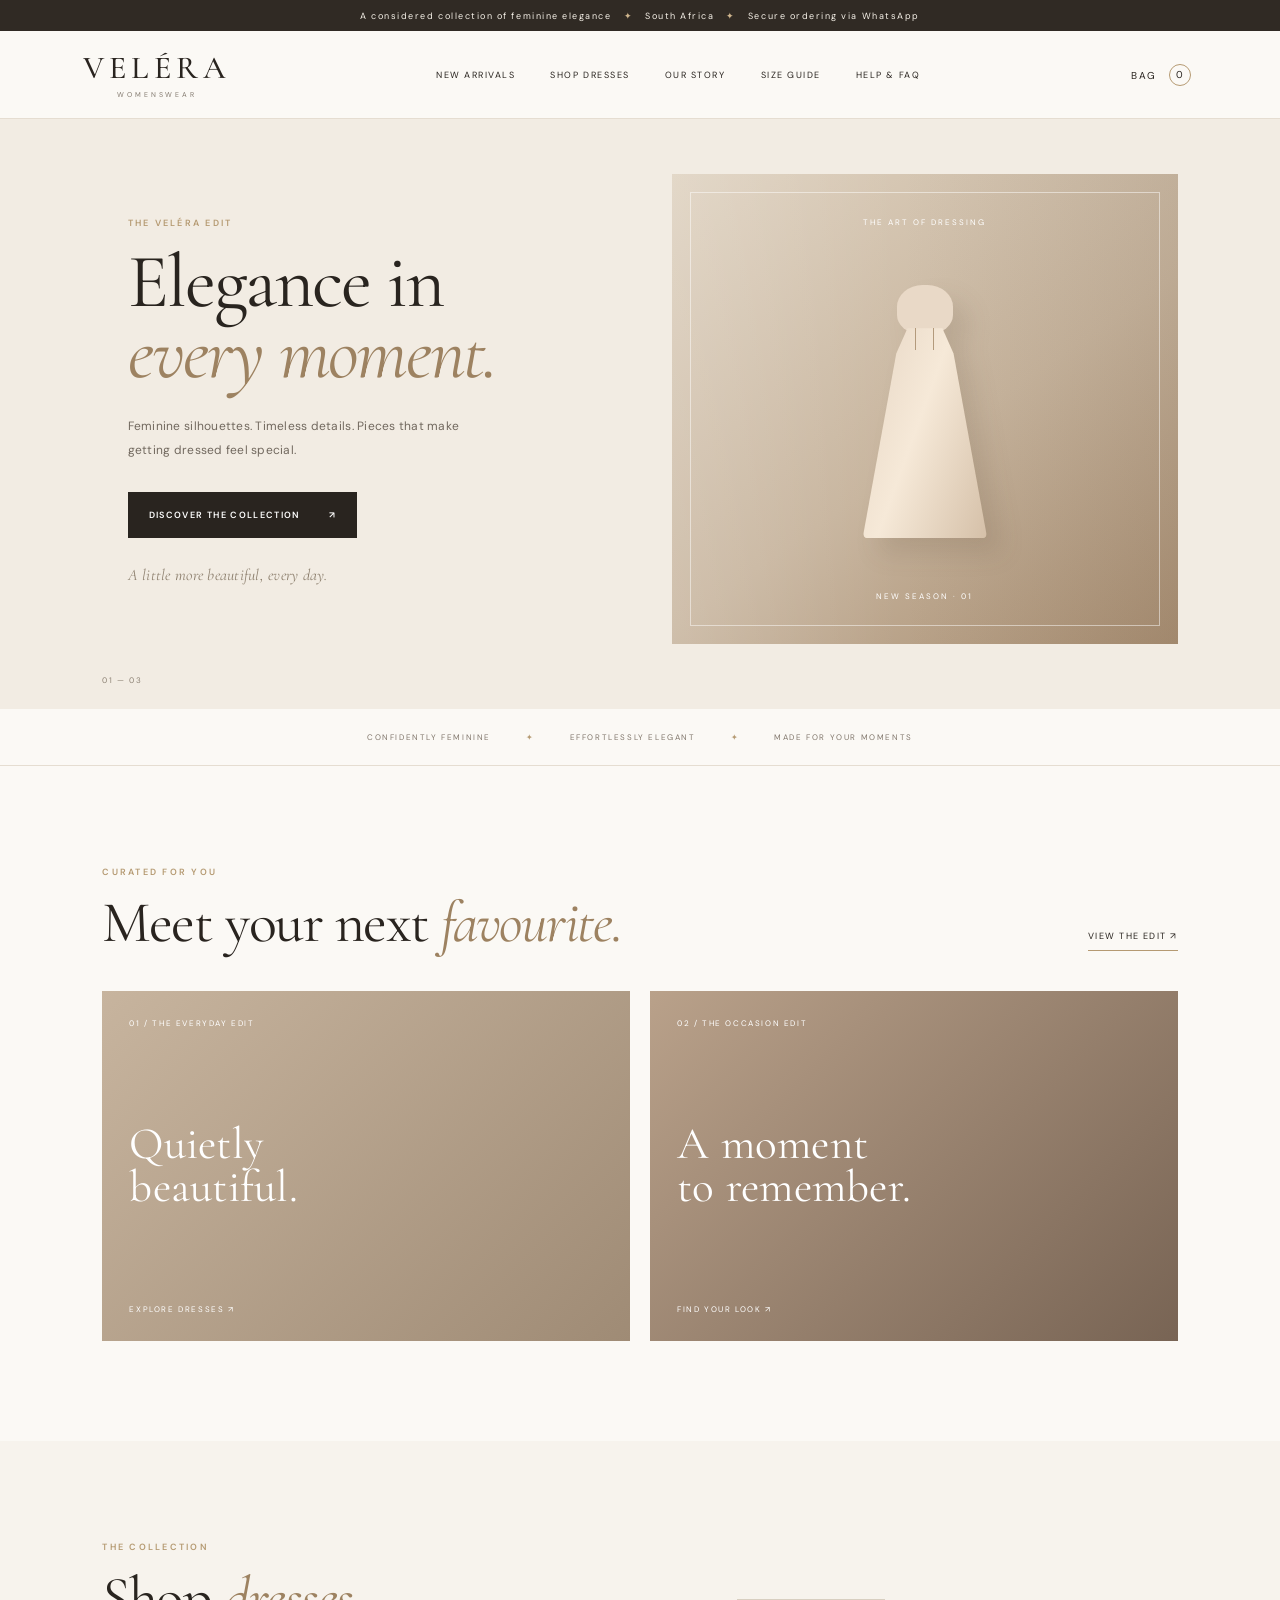
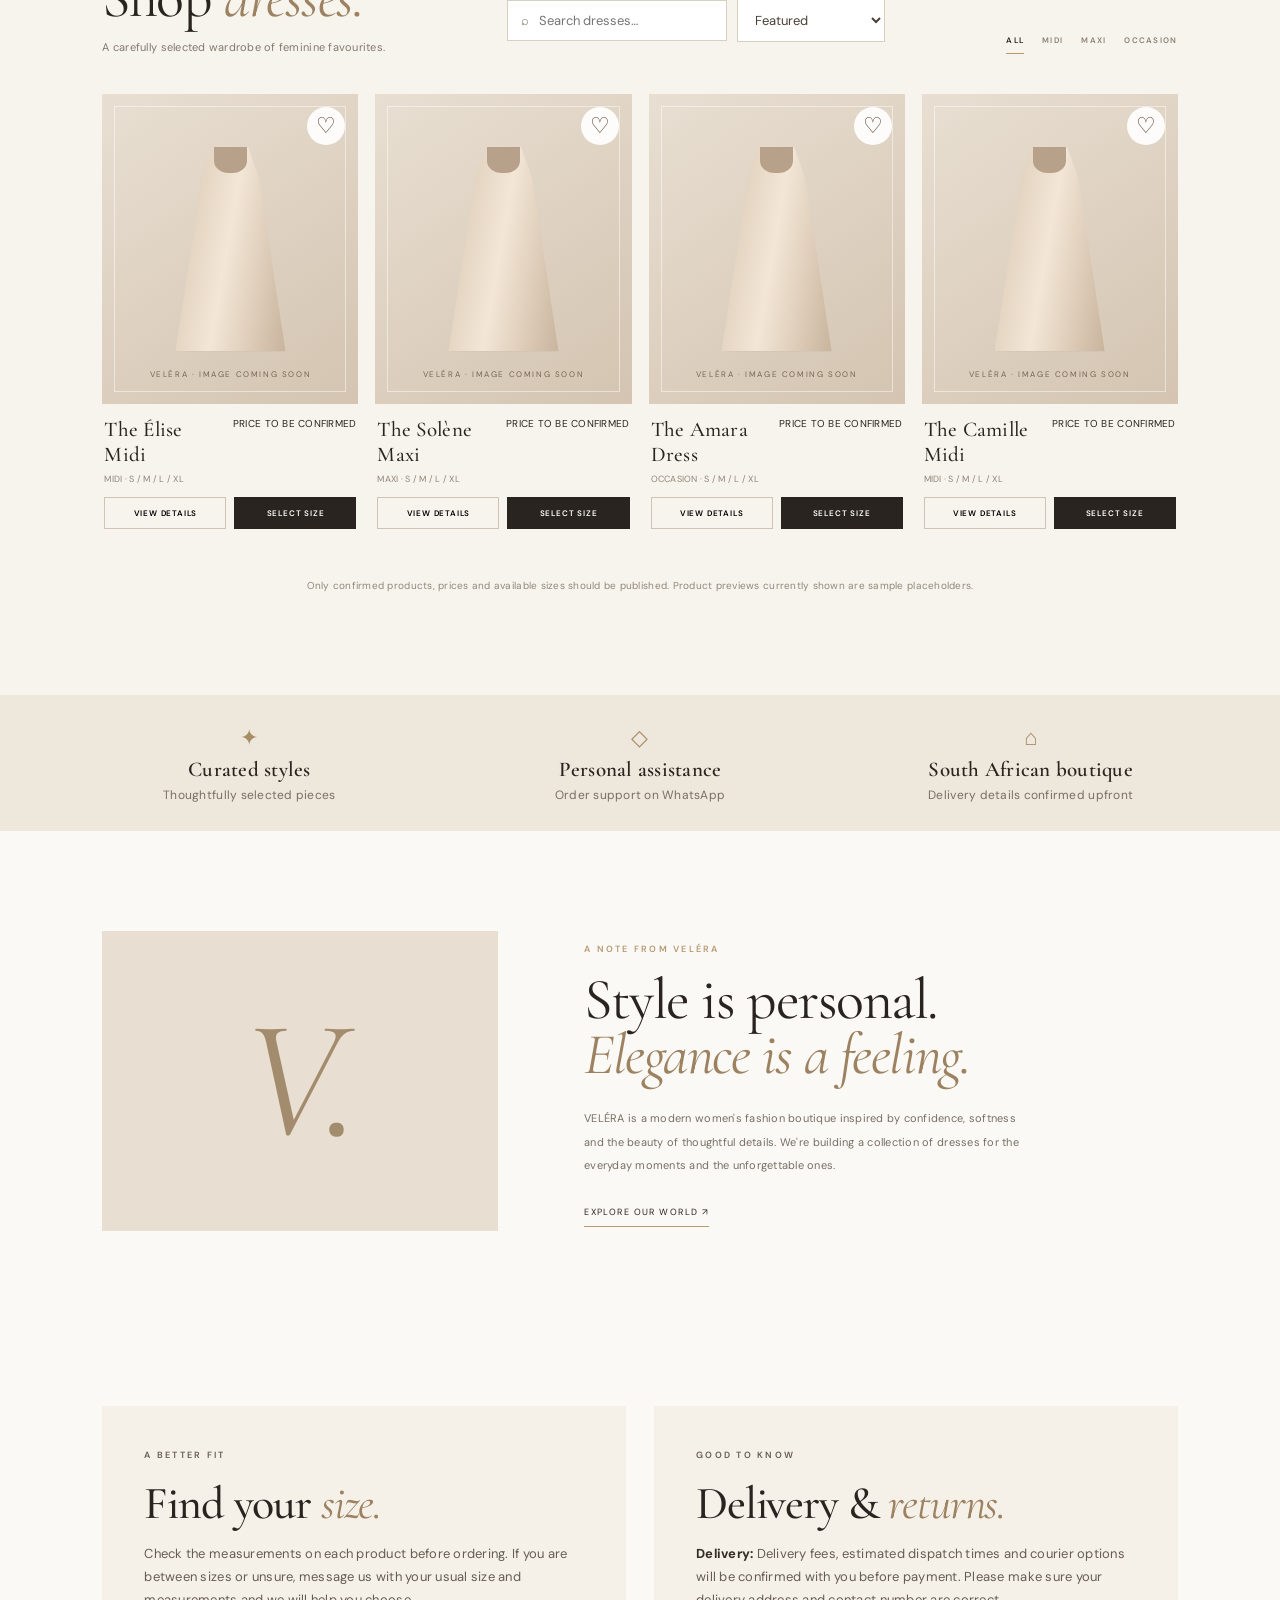
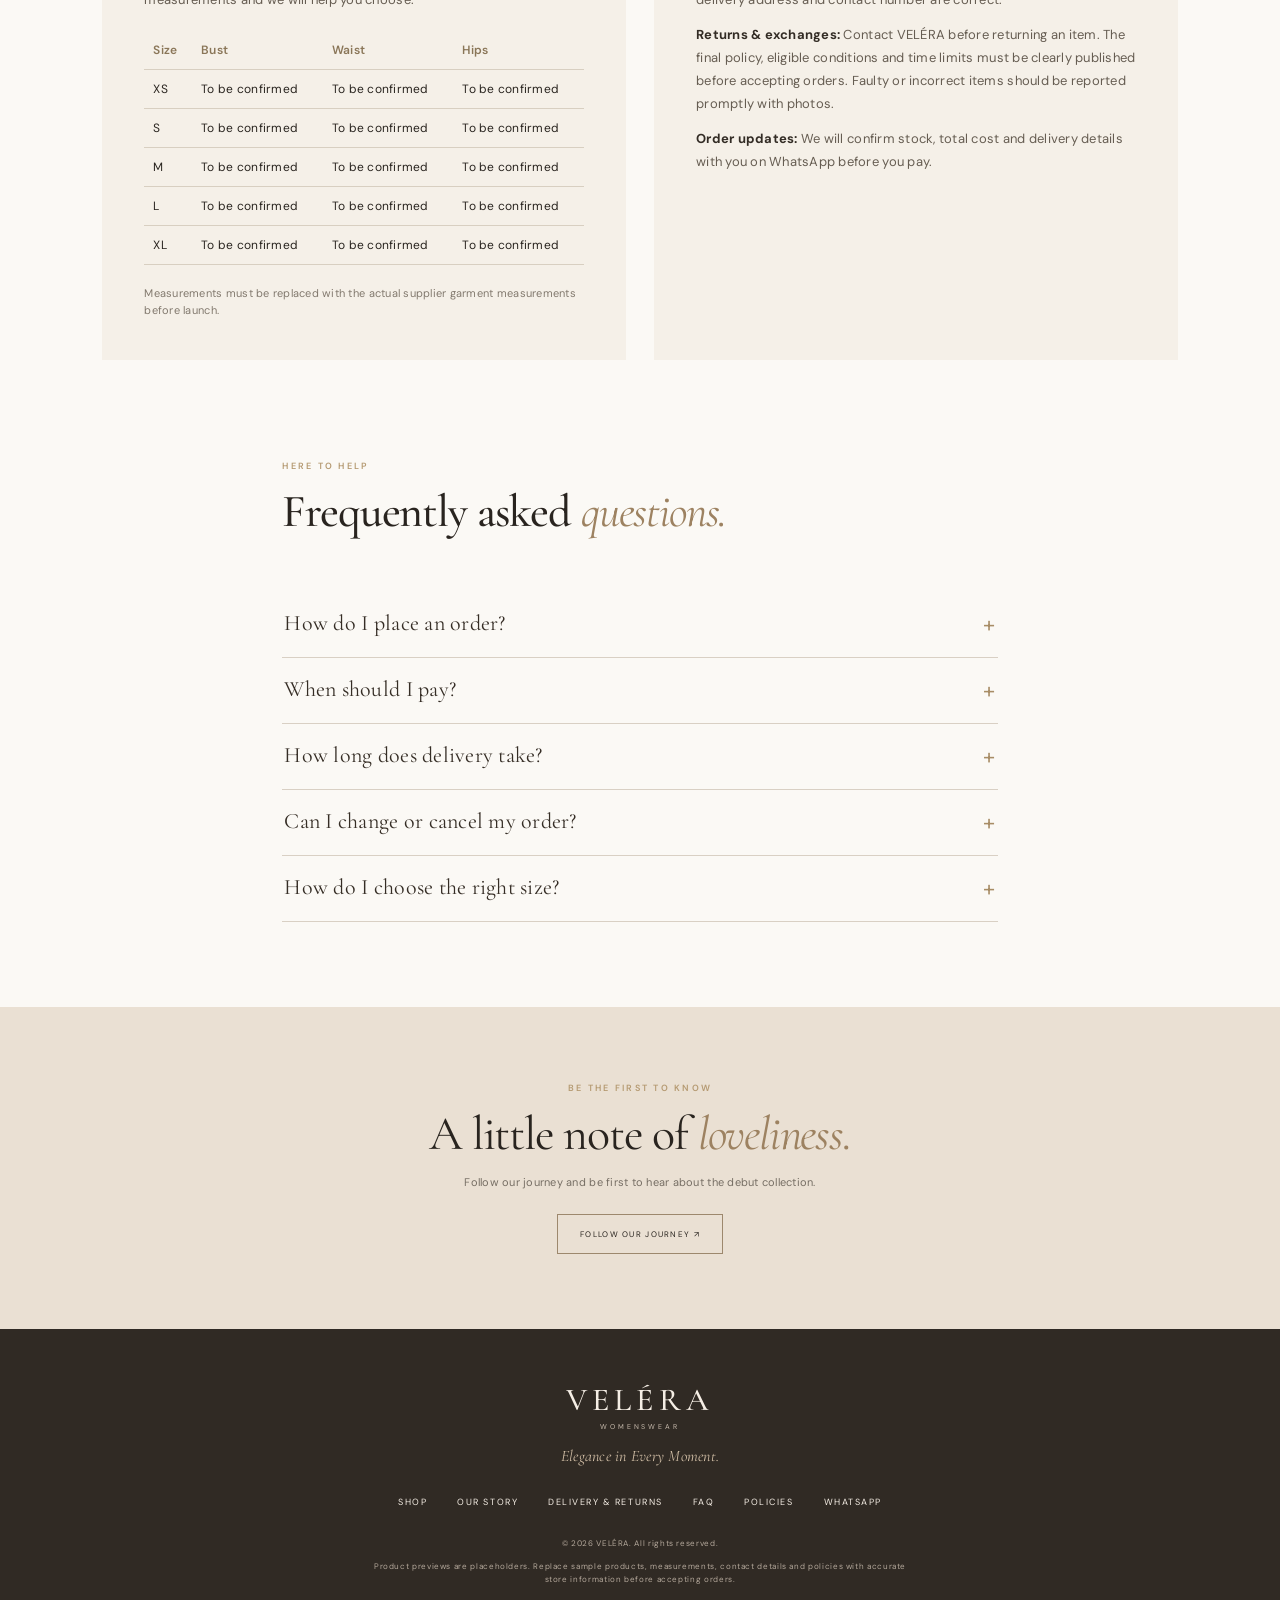
<file: index.html>
<!doctype html>
<html lang="en">
<head>
  <meta charset="utf-8">
  <meta name="viewport" content="width=device-width, initial-scale=1">
  <meta name="theme-color" content="#f6f1e9">
  <meta name="description" content="Shop VELÉRA womenswear: elegant, feminine dresses selected for everyday moments and special occasions in South Africa.">
  <meta property="og:title" content="VELÉRA — Elegance in Every Moment">
  <meta property="og:description" content="Discover the VELÉRA edit of feminine dresses.">
  <meta property="og:type" content="website">
  <link rel="icon" href="assets/velera-logo.svg" type="image/svg+xml">
  <title>VELÉRA — Elegance in Every Moment</title>
  <link rel="preconnect" href="https://fonts.googleapis.com">
  <link rel="preconnect" href="https://fonts.gstatic.com" crossorigin>
  <link href="https://fonts.googleapis.com/css2?family=Cormorant+Garamond:wght@400;500;600;700&family=DM+Sans:wght@400;500;600;700&display=swap" rel="stylesheet">
  <link rel="stylesheet" href="style.css">
</head>
<body>
  <div class="announcement">A considered collection of feminine elegance <span>✦</span> South Africa <span>✦</span> Secure ordering via WhatsApp</div>
  <header class="site-header">
    <button class="icon-btn menu-toggle" id="menuToggle" aria-label="Open menu">☰</button>
    <a class="wordmark" href="#" aria-label="VELÉRA home">
      <span class="brand-name">VELÉRA</span><span class="brand-sub">WOMENSWEAR</span>
    </a>
    <nav class="desktop-nav" id="mainNav">
      <a href="#new-arrivals">NEW ARRIVALS</a>
      <a href="#shop">SHOP DRESSES</a>
      <a href="#our-story">OUR STORY</a>
      <a href="#size-guide">SIZE GUIDE</a>
      <a href="#faq">HELP & FAQ</a>
    </nav>
    <button class="bag-button" id="openBag" aria-label="Open shopping bag">BAG <span id="bagCount">0</span></button>
  </header>

  <main>
    <section class="hero">
      <div class="hero-copy">
        <p class="eyebrow">THE VELÉRA EDIT</p>
        <h1>Elegance in<br><em>every moment.</em></h1>
        <p class="hero-text">Feminine silhouettes. Timeless details. Pieces that make getting dressed feel special.</p>
        <a class="dark-button" href="#shop">DISCOVER THE COLLECTION <span>↗</span></a>
        <p class="hero-note">A little more beautiful, every day.</p>
      </div>
      <div class="hero-art" role="img" aria-label="Soft champagne-toned editorial fashion placeholder">
        <div class="hero-art-inner">
          <span class="art-kicker">THE ART OF DRESSING</span>
          <div class="silhouette" aria-hidden="true"><span></span></div>
          <span class="art-bottom">NEW SEASON · 01</span>
        </div>
      </div>
      <div class="hero-index">01 — 03</div>
    </section>

    <section class="intro-strip">
      <span>CONFIDENTLY FEMININE</span><i>✦</i><span>EFFORTLESSLY ELEGANT</span><i>✦</i><span>MADE FOR YOUR MOMENTS</span>
    </section>

    <section class="collection section" id="new-arrivals">
      <div class="section-heading">
        <div><p class="eyebrow">CURATED FOR YOU</p><h2>Meet your next <em>favourite.</em></h2></div>
        <a class="text-link" href="#shop">VIEW THE EDIT <span>↗</span></a>
      </div>
      <div class="feature-grid">
        <a class="feature-card feature-one" href="#shop"><span class="feature-label">01 / THE EVERYDAY EDIT</span><span class="feature-title">Quietly<br>beautiful.</span><span class="feature-cta">EXPLORE DRESSES ↗</span></a>
        <a class="feature-card feature-two" href="#shop"><span class="feature-label">02 / THE OCCASION EDIT</span><span class="feature-title">A moment<br>to remember.</span><span class="feature-cta">FIND YOUR LOOK ↗</span></a>
      </div>
    </section>

    <section class="shop-section section" id="shop">
      <div class="section-heading shop-heading">
        <div><p class="eyebrow">THE COLLECTION</p><h2>Shop <em>dresses.</em></h2><p class="muted">A carefully selected wardrobe of feminine favourites.</p></div>
        <div class="shop-tools"><label class="search-box"><span>⌕</span><input id="productSearch" type="search" placeholder="Search dresses…" aria-label="Search dresses"></label><select id="sortProducts" class="sort-select" aria-label="Sort products"><option value="featured">Featured</option><option value="name">Name A–Z</option><option value="price-low">Price: low to high</option><option value="price-high">Price: high to low</option></select></div>
        <div class="filters" aria-label="Filter products">
          <button class="filter active" data-filter="all">ALL</button>
          <button class="filter" data-filter="midi">MIDI</button>
          <button class="filter" data-filter="maxi">MAXI</button>
          <button class="filter" data-filter="occasion">OCCASION</button>
        </div>
      </div>
      <div class="product-grid" id="productGrid"></div>
      <p class="catalogue-note">Only confirmed products, prices and available sizes should be published. Product previews currently shown are sample placeholders.</p>
    </section>

    <section class="benefit-strip" aria-label="Shopping information">
      <div><span>✦</span><strong>Curated styles</strong><small>Thoughtfully selected pieces</small></div>
      <div><span>◇</span><strong>Personal assistance</strong><small>Order support on WhatsApp</small></div>
      <div><span>⌂</span><strong>South African boutique</strong><small>Delivery details confirmed upfront</small></div>
    </section>

    <section class="story section" id="our-story">
      <div class="story-mark">V.</div>
      <div class="story-copy"><p class="eyebrow">A NOTE FROM VELÉRA</p><h2>Style is personal.<br><em>Elegance is a feeling.</em></h2><p>VELÉRA is a modern women's fashion boutique inspired by confidence, softness and the beauty of thoughtful details. We're building a collection of dresses for the everyday moments and the unforgettable ones.</p><a href="#shop" class="text-link">EXPLORE OUR WORLD ↗</a></div>
    </section>

    <section class="info-panels section" id="size-guide">
      <div class="info-panel"><p class="eyebrow">A BETTER FIT</p><h2>Find your <em>size.</em></h2><p>Check the measurements on each product before ordering. If you are between sizes or unsure, message us with your usual size and measurements and we will help you choose.</p><div class="size-table-wrap"><table class="size-table"><thead><tr><th>Size</th><th>Bust</th><th>Waist</th><th>Hips</th></tr></thead><tbody><tr><td>XS</td><td>To be confirmed</td><td>To be confirmed</td><td>To be confirmed</td></tr><tr><td>S</td><td>To be confirmed</td><td>To be confirmed</td><td>To be confirmed</td></tr><tr><td>M</td><td>To be confirmed</td><td>To be confirmed</td><td>To be confirmed</td></tr><tr><td>L</td><td>To be confirmed</td><td>To be confirmed</td><td>To be confirmed</td></tr><tr><td>XL</td><td>To be confirmed</td><td>To be confirmed</td><td>To be confirmed</td></tr></tbody></table></div><small class="muted">Measurements must be replaced with the actual supplier garment measurements before launch.</small></div>
      <div class="info-panel" id="delivery"><p class="eyebrow">GOOD TO KNOW</p><h2>Delivery & <em>returns.</em></h2><p><strong>Delivery:</strong> Delivery fees, estimated dispatch times and courier options will be confirmed with you before payment. Please make sure your delivery address and contact number are correct.</p><p><strong>Returns & exchanges:</strong> Contact VELÉRA before returning an item. The final policy, eligible conditions and time limits must be clearly published before accepting orders. Faulty or incorrect items should be reported promptly with photos.</p><p><strong>Order updates:</strong> We will confirm stock, total cost and delivery details with you on WhatsApp before you pay.</p></div>
    </section>

    <section class="faq-section section" id="faq"><div class="section-heading"><div><p class="eyebrow">HERE TO HELP</p><h2>Frequently asked <em>questions.</em></h2></div></div>
      <details><summary>How do I place an order?</summary><p>Add your chosen dress and size to your bag, then select Order via WhatsApp. We will confirm availability, delivery and the final total with you.</p></details>
      <details><summary>When should I pay?</summary><p>Please wait for VELÉRA to confirm your order total and availability. We will then provide the correct payment instructions or payment link. Do not pay an unconfirmed amount.</p></details>
      <details><summary>How long does delivery take?</summary><p>Delivery timing depends on the product and courier. We will confirm the estimated delivery timeframe before you pay.</p></details>
      <details><summary>Can I change or cancel my order?</summary><p>Contact us as soon as possible on WhatsApp. Changes depend on whether the order has already been placed with the supplier or dispatched.</p></details>
      <details><summary>How do I choose the right size?</summary><p>Use the size information on the product listing and our size guide. If you are unsure, message us before ordering.</p></details>
    </section>

    <section class="newsletter">
      <p class="eyebrow">BE THE FIRST TO KNOW</p><h2>A little note of <em>loveliness.</em></h2><p>Follow our journey and be first to hear about the debut collection.</p>
      <a class="outline-button" id="followInstagram" href="#" target="_blank" rel="noopener">FOLLOW OUR JOURNEY ↗</a>
    </section>
  </main>

  <footer class="footer">
    <a class="wordmark footer-wordmark" href="#"><span class="brand-name">VELÉRA</span><span class="brand-sub">WOMENSWEAR</span></a>
    <p>Elegance in Every Moment.</p>
    <div class="footer-links"><a href="#shop">SHOP</a><a href="#our-story">OUR STORY</a><a href="#delivery">DELIVERY & RETURNS</a><a href="#faq">FAQ</a><a href="policies.html">POLICIES</a><a id="footerWhatsApp" href="#">WHATSAPP</a></div>
    <small>© <span id="year"></span> VELÉRA. All rights reserved.</small>
    <small class="disclaimer">Product previews are placeholders. Replace sample products, measurements, contact details and policies with accurate store information before accepting orders.</small>
  </footer>

  <div class="overlay" id="overlay"></div>
  <aside class="bag-drawer" id="bagDrawer" aria-label="Shopping bag" aria-hidden="true">
    <div class="drawer-head"><div><p class="eyebrow">YOUR SELECTION</p><h2>Your bag</h2></div><button class="close-btn" id="closeBag" aria-label="Close bag">×</button></div>
    <div id="bagItems" class="bag-items"><p class="empty-bag">Your bag is waiting for something lovely.</p></div>
    <div class="drawer-bottom"><p class="subtotal">Subtotal <strong id="subtotal">R0</strong></p><p class="small-print">We confirm stock, delivery fees and the final total with you before payment.</p><button class="dark-button full" id="whatsappCheckout">REQUEST ORDER VIA WHATSAPP ↗</button><button class="outline-button full yoco-button" id="yocoCheckout" hidden>CONTINUE TO YOCO PAYMENT ↗</button><p class="small-print">Only use the Yoco link supplied after your order has been confirmed.</p></div>
  </aside>

  <div class="modal" id="productModal" aria-hidden="true">
    <div class="modal-card"><button class="close-btn modal-close" id="closeModal" aria-label="Close">×</button><div id="modalContent"></div></div>
  </div>
  <div class="toast-region" aria-live="polite"></div>
  <script src="products.js"></script>
  <script src="script.js"></script>
</body>
</html>
</file>
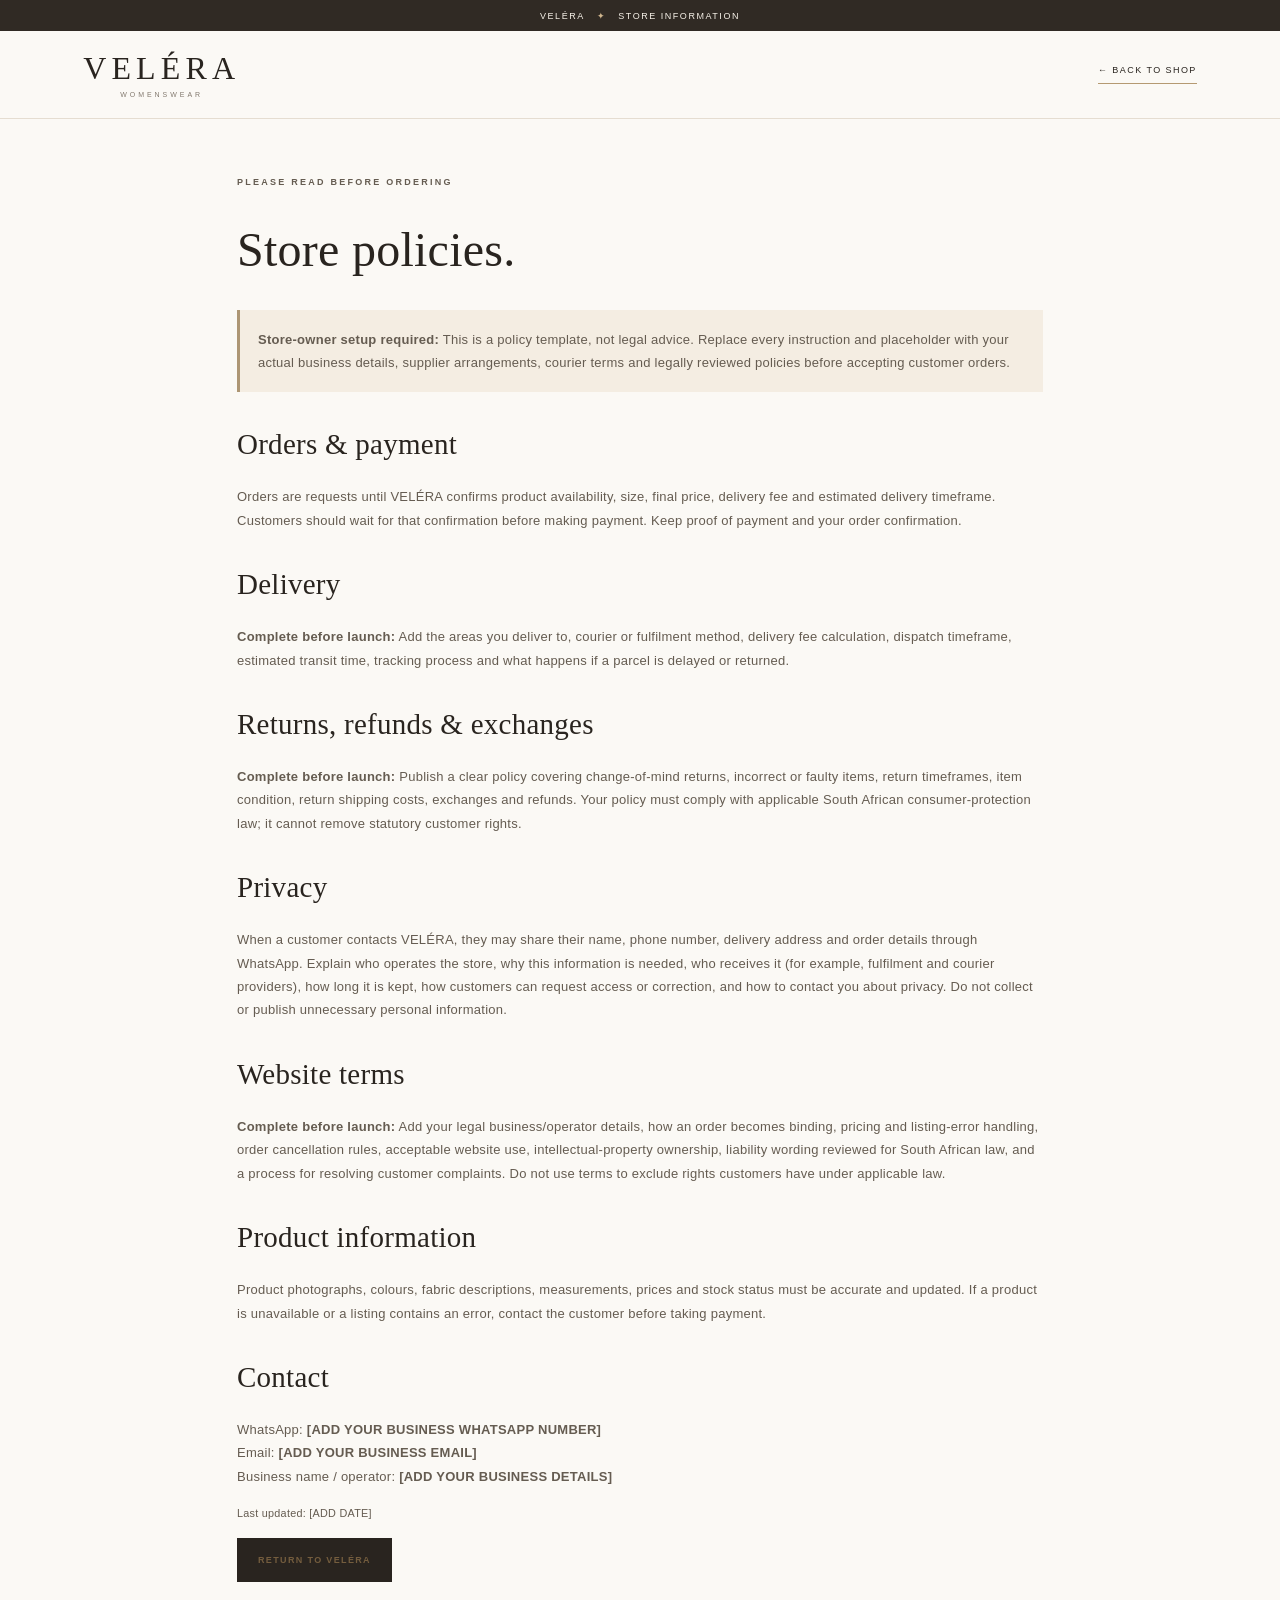
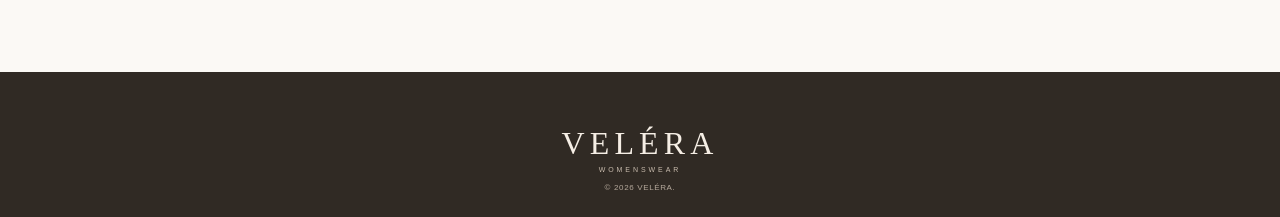
<file: policies.html>
<!doctype html>
<html lang="en">
<head>
  <meta charset="utf-8"><meta name="viewport" content="width=device-width, initial-scale=1">
  <meta name="description" content="VELÉRA store policies for ordering, delivery, returns and privacy.">
  <title>Store Policies | VELÉRA</title><link rel="stylesheet" href="style.css">
  <style>.policy-page{max-width:850px;margin:0 auto;padding:55px 22px 90px}.policy-page h1,.policy-page h2{font-family:'Cormorant Garamond',serif;font-weight:500}.policy-page h1{font-size:48px}.policy-page h2{font-size:29px;margin-top:36px}.policy-page p,.policy-page li{line-height:1.8;color:#655c51}.policy-warning{background:#f4ede2;padding:18px;border-left:3px solid #ad9674}.policy-page a{color:#745d3e}</style>
</head>
<body>
  <div class="announcement">VELÉRA <span>✦</span> STORE INFORMATION</div>
  <header class="site-header"><a class="wordmark" href="index.html"><span class="brand-name">VELÉRA</span><span class="brand-sub">WOMENSWEAR</span></a><a class="text-link" href="index.html">← BACK TO SHOP</a></header>
  <main class="policy-page">
    <p class="eyebrow">PLEASE READ BEFORE ORDERING</p><h1>Store policies.</h1>
    <p class="policy-warning"><strong>Store-owner setup required:</strong> This is a policy template, not legal advice. Replace every instruction and placeholder with your actual business details, supplier arrangements, courier terms and legally reviewed policies before accepting customer orders.</p>
    <h2>Orders & payment</h2><p>Orders are requests until VELÉRA confirms product availability, size, final price, delivery fee and estimated delivery timeframe. Customers should wait for that confirmation before making payment. Keep proof of payment and your order confirmation.</p>
    <h2>Delivery</h2><p><strong>Complete before launch:</strong> Add the areas you deliver to, courier or fulfilment method, delivery fee calculation, dispatch timeframe, estimated transit time, tracking process and what happens if a parcel is delayed or returned.</p>
    <h2>Returns, refunds & exchanges</h2><p><strong>Complete before launch:</strong> Publish a clear policy covering change-of-mind returns, incorrect or faulty items, return timeframes, item condition, return shipping costs, exchanges and refunds. Your policy must comply with applicable South African consumer-protection law; it cannot remove statutory customer rights.</p>
    <h2>Privacy</h2><p>When a customer contacts VELÉRA, they may share their name, phone number, delivery address and order details through WhatsApp. Explain who operates the store, why this information is needed, who receives it (for example, fulfilment and courier providers), how long it is kept, how customers can request access or correction, and how to contact you about privacy. Do not collect or publish unnecessary personal information.</p>
    <h2>Website terms</h2><p><strong>Complete before launch:</strong> Add your legal business/operator details, how an order becomes binding, pricing and listing-error handling, order cancellation rules, acceptable website use, intellectual-property ownership, liability wording reviewed for South African law, and a process for resolving customer complaints. Do not use terms to exclude rights customers have under applicable law.</p>
    <h2>Product information</h2><p>Product photographs, colours, fabric descriptions, measurements, prices and stock status must be accurate and updated. If a product is unavailable or a listing contains an error, contact the customer before taking payment.</p>
    <h2>Contact</h2><p>WhatsApp: <strong>[ADD YOUR BUSINESS WHATSAPP NUMBER]</strong><br>Email: <strong>[ADD YOUR BUSINESS EMAIL]</strong><br>Business name / operator: <strong>[ADD YOUR BUSINESS DETAILS]</strong></p>
    <p><small>Last updated: [ADD DATE]</small></p><a class="dark-button" href="index.html">RETURN TO VELÉRA</a>
  </main>
  <footer class="footer"><a class="wordmark footer-wordmark" href="index.html"><span class="brand-name">VELÉRA</span><span class="brand-sub">WOMENSWEAR</span></a><small>© <span id="year"></span> VELÉRA.</small></footer>
  <script>document.getElementById('year').textContent=new Date().getFullYear();</script>
</body></html>
</file>
<file: style.css>
*{box-sizing:border-box} :root{--cream:#f6f1e9;--ivory:#fbf9f5;--ink:#29241f;--muted:#82796e;--gold:#b59a72;--line:#e5ddd1;--serif:"Cormorant Garamond",Georgia,serif;--sans:"DM Sans",Arial,sans-serif}html{scroll-behavior:smooth}body{margin:0;background:var(--ivory);color:var(--ink);font-family:var(--sans);font-size:13px;letter-spacing:.02em}.announcement{height:31px;background:#302a24;color:#f7f2e9;text-align:center;font-size:9px;letter-spacing:.17em;display:flex;align-items:center;justify-content:center;gap:12px}.announcement span{color:#d0b68e}.site-header{height:88px;padding:0 6.5%;display:flex;align-items:center;justify-content:space-between;border-bottom:1px solid var(--line);background:rgba(251,249,245,.96);position:sticky;top:0;z-index:10}.wordmark{display:flex;flex-direction:column;text-decoration:none;color:var(--ink);align-items:center;line-height:1}.brand-name{font-family:var(--serif);font-size:32px;letter-spacing:.16em;font-weight:500}.brand-sub{font-size:7px;letter-spacing:.42em;margin-top:7px;color:var(--muted)}.desktop-nav{display:flex;gap:35px}.desktop-nav a,.footer-links a{font-size:9px;letter-spacing:.17em;text-decoration:none;color:var(--ink)}.desktop-nav a:hover,.footer-links a:hover,.text-link:hover{color:var(--gold)}.bag-button,.icon-btn{border:0;background:none;color:var(--ink);font:inherit;letter-spacing:.14em;font-size:10px;cursor:pointer}.bag-button span{display:inline-grid;place-items:center;width:22px;height:22px;border:1px solid var(--gold);border-radius:50%;margin-left:8px}.menu-toggle{display:none}.hero{min-height:590px;display:grid;grid-template-columns:1fr 1fr;position:relative;padding:50px 8% 60px;gap:6%;align-items:center;background:#f2ece3}.hero-copy{padding-left:5%;max-width:510px}.eyebrow{font-size:9px;letter-spacing:.25em;color:var(--gold);font-weight:600;margin:0 0 18px}.hero h1,.section h2,.newsletter h2,.story h2{font-family:var(--serif);font-weight:400;letter-spacing:-.025em;font-size:clamp(46px,6vw,76px);line-height:.94;margin:0}.hero h1 em,.section h2 em,.newsletter h2 em,.story h2 em{font-weight:400;color:#9d8261}.hero-text{font-size:12px;line-height:2;color:#71685e;max-width:350px;margin:25px 0 30px}.dark-button{display:inline-flex;align-items:center;justify-content:space-between;gap:28px;background:var(--ink);color:white;text-decoration:none;padding:17px 21px;border:0;font:600 9px var(--sans);letter-spacing:.15em;cursor:pointer;transition:.2s}.dark-button:hover{background:#806b50}.hero-note{font-family:var(--serif);font-style:italic;color:#8e806f;font-size:16px;margin-top:27px}.hero-art{height:470px;background:linear-gradient(145deg,#ded1bf,#c7b49d 55%,#a98f73);position:relative;overflow:hidden}.hero-art:before{content:"";position:absolute;inset:0;background:linear-gradient(90deg,rgba(255,255,255,.15),transparent 45%,rgba(68,49,34,.08))}.hero-art-inner{position:absolute;inset:18px;border:1px solid rgba(255,255,255,.48);display:flex;flex-direction:column;align-items:center;justify-content:space-between;padding:24px;color:#fff}.art-kicker,.art-bottom{font-size:8px;letter-spacing:.25em}.silhouette{height:70%;width:45%;position:relative;filter:drop-shadow(15px 15px 12px rgba(67,48,32,.12))}.silhouette:before{content:"";position:absolute;top:4%;left:35%;width:30%;height:18%;background:#e9d9c7;border-radius:45% 45% 40% 40%}.silhouette:after{content:"";position:absolute;top:20%;left:17%;width:66%;height:78%;background:linear-gradient(110deg,#e6d6c4,#f6e9d8 45%,#d5c0a8);clip-path:polygon(36% 0,64% 0,73% 12%,100% 100%,0 100%,27% 12%);border-radius:20% 20% 3% 3%}.silhouette span{position:absolute;z-index:1;top:20%;left:45%;width:10%;height:8%;border-left:1px solid #b39a7c;border-right:1px solid #b39a7c}.hero-index{position:absolute;bottom:24px;left:8%;font-size:8px;letter-spacing:.2em;color:#8c8174}.intro-strip{display:flex;justify-content:center;align-items:center;gap:35px;padding:23px 10px;border-bottom:1px solid var(--line);font-size:8px;letter-spacing:.2em;color:#81776c;flex-wrap:wrap}.intro-strip i{font-style:normal;color:var(--gold)}.section{padding:100px 8%}.section-heading{display:flex;align-items:end;justify-content:space-between;margin-bottom:40px}.section h2,.story h2{font-size:clamp(40px,5vw,58px)}.text-link{font-size:9px;letter-spacing:.16em;text-decoration:none;color:var(--ink);border-bottom:1px solid var(--gold);padding-bottom:8px;white-space:nowrap}.feature-grid{display:grid;grid-template-columns:1fr 1fr;gap:20px}.feature-card{height:350px;text-decoration:none;color:white;padding:27px;display:flex;flex-direction:column;align-items:flex-start;justify-content:space-between;position:relative;overflow:hidden}.feature-card:before{content:"";position:absolute;inset:0;transition:transform .5s}.feature-card:hover:before{transform:scale(1.04)}.feature-one:before{background:linear-gradient(135deg,#c7b49e,#9f8b75)}.feature-two:before{background:linear-gradient(135deg,#b9a18a,#786454)}.feature-card>*{position:relative}.feature-label,.feature-cta{font-size:8px;letter-spacing:.2em}.feature-title{font:400 45px/.95 var(--serif)}.shop-section{background:#f7f3ed}.shop-heading{align-items:end}.muted{color:var(--muted);font-size:11px;margin:15px 0 0}.filters{display:flex;gap:18px;flex-wrap:wrap}.filter{border:0;border-bottom:1px solid transparent;background:none;padding:8px 0;color:#8b8175;font:600 8px var(--sans);letter-spacing:.16em;cursor:pointer}.filter.active{color:var(--ink);border-color:var(--gold)}.product-grid{display:grid;grid-template-columns:repeat(4,1fr);gap:28px 17px}.product-card{min-width:0}.product-image{height:310px;background:linear-gradient(145deg,#e8dfd2,#d4c4b1);position:relative;display:flex;align-items:center;justify-content:center;overflow:hidden;cursor:pointer}.product-image:before{content:"";position:absolute;inset:12px;border:1px solid rgba(255,255,255,.48)}.product-image .placeholder-dress{width:43%;height:66%;position:relative;background:linear-gradient(100deg,#d7c5b0,#f3e6d6 48%,#c9b49d);clip-path:polygon(34% 0,66% 0,76% 15%,100% 100%,0 100%,24% 15%);filter:drop-shadow(7px 9px 5px rgba(54,42,31,.12))}.product-image .placeholder-dress:before{content:"";position:absolute;top:0;left:35%;width:30%;height:13%;border-radius:0 0 45% 45%;background:#b8a18a}.placeholder-label{position:absolute;bottom:25px;left:0;right:0;text-align:center;color:#766653;font-size:8px;letter-spacing:.2em}.product-info{padding:13px 2px}.product-top{display:flex;justify-content:space-between;gap:8px}.product-name{font:500 21px var(--serif);margin:0}.product-price{font-size:10px;white-space:nowrap}.product-meta{color:#918679;font-size:9px;margin-top:6px}.product-actions{display:flex;gap:8px;margin-top:12px}.small-action{flex:1;padding:10px 8px;background:transparent;border:1px solid #cfc3b4;font:600 8px var(--sans);letter-spacing:.1em;cursor:pointer}.small-action.primary{background:var(--ink);color:#fff;border-color:var(--ink)}.small-action:hover{border-color:var(--gold)}.catalogue-note{text-align:center;color:#938779;font-size:10px;margin:35px 0 0;line-height:1.8}.story{display:grid;grid-template-columns:.8fr 1.2fr;gap:8%;align-items:center}.story-mark{height:300px;display:grid;place-items:center;background:#e8ded1;color:#a38b6d;font:italic 170px var(--serif)}.story-copy{max-width:510px}.story-copy>p:not(.eyebrow){font-size:11px;line-height:2.1;color:#766e64;max-width:440px;margin:25px 0}.newsletter{text-align:center;padding:75px 20px;background:#eae0d3}.newsletter h2{font-size:48px}.newsletter>p:not(.eyebrow){color:#766e64;font-size:11px;margin:18px 0 25px}.outline-button{display:inline-block;border:1px solid #9d886d;padding:14px 22px;text-decoration:none;color:var(--ink);font-size:8px;letter-spacing:.16em}.footer{padding:55px 8% 25px;text-align:center;background:#302a24;color:#f5eee5}.footer-wordmark{color:#f5eee5}.footer-wordmark .brand-sub{color:#c9bcae}.footer>p{font:italic 16px var(--serif);color:#d0bda5}.footer-links{display:flex;justify-content:center;gap:30px;margin:30px 0}.footer-links a{color:#f5eee5}.footer small{display:block;color:#b5a99c;font-size:8px;letter-spacing:.08em;margin-top:10px}.footer .disclaimer{max-width:550px;margin:12px auto 0;line-height:1.7}.overlay{position:fixed;inset:0;background:rgba(35,29,24,.4);z-index:19;opacity:0;visibility:hidden;transition:.25s}.overlay.show{opacity:1;visibility:visible}.bag-drawer{position:fixed;z-index:20;right:0;top:0;height:100%;width:min(430px,100%);background:var(--ivory);padding:30px;transform:translateX(105%);transition:.3s;display:flex;flex-direction:column}.bag-drawer.open{transform:translateX(0)}.drawer-head{display:flex;justify-content:space-between;align-items:center;border-bottom:1px solid var(--line);padding-bottom:20px}.drawer-head h2{font:400 35px var(--serif);margin:0}.drawer-head .eyebrow{margin-bottom:7px}.close-btn{border:0;background:none;font-size:30px;cursor:pointer;color:var(--ink)}.bag-items{flex:1;overflow:auto;padding:15px 0}.empty-bag{font:italic 19px var(--serif);color:#8e8172;text-align:center;margin-top:60px}.bag-row{display:grid;grid-template-columns:65px 1fr auto;gap:12px;padding:13px 0;border-bottom:1px solid var(--line);align-items:center}.bag-thumb{height:75px;background:linear-gradient(140deg,#e8dfd2,#c9b49d);display:grid;place-items:center;color:#8b765e;font:25px var(--serif)}.bag-row strong{font:500 17px var(--serif)}.bag-row small{display:block;color:#8b8175;margin-top:5px}.remove-item{border:0;background:none;text-decoration:underline;color:#8b8175;font-size:9px;cursor:pointer}.drawer-bottom{border-top:1px solid var(--line);padding-top:20px}.subtotal{display:flex;justify-content:space-between;font-size:11px}.subtotal strong{font-size:14px}.small-print{font-size:9px;line-height:1.7;color:#8b8175}.full{width:100%}.modal{position:fixed;inset:0;z-index:30;background:rgba(35,29,24,.48);display:none;place-items:center;padding:20px}.modal.show{display:grid}.modal-card{background:var(--ivory);max-width:620px;width:100%;padding:35px;position:relative;max-height:90vh;overflow:auto}.modal-close{position:absolute;right:18px;top:12px}.modal-layout{display:grid;grid-template-columns:1fr 1fr;gap:25px;align-items:center}.modal-art{height:300px;background:linear-gradient(145deg,#e8dfd2,#c7b49e);display:grid;place-items:center}.modal-art .placeholder-dress{width:45%;height:68%;background:linear-gradient(100deg,#d7c5b0,#f3e6d6 48%,#c9b49d);clip-path:polygon(34% 0,66% 0,76% 15%,100% 100%,0 100%,24% 15%)}.modal-copy h2{font:400 34px var(--serif);margin:0 0 8px}.modal-copy p{color:#81776c;font-size:10px;line-height:1.8}.modal-copy label{display:block;font-size:9px;letter-spacing:.12em;margin:17px 0 8px}.size-select{width:100%;padding:12px;background:transparent;border:1px solid var(--line);font:11px var(--sans)}.modal-copy .dark-button{width:100%;margin-top:18px}.toast{position:fixed;bottom:20px;left:50%;transform:translate(-50%,20px);background:#302a24;color:#fff;padding:13px 20px;font-size:10px;z-index:40;opacity:0;transition:.2s;pointer-events:none}.toast.show{opacity:1;transform:translate(-50%,0)}
@media(max-width:850px){.site-header{padding:0 5%;height:76px}.desktop-nav{gap:15px}.desktop-nav a{font-size:8px}.hero{padding:40px 6%;min-height:520px;gap:4%}.hero-art{height:410px}.section{padding:75px 6%}.product-grid{grid-template-columns:repeat(2,1fr)}.product-image{height:340px}.intro-strip{gap:14px;font-size:7px}.story-mark{height:250px}}
@media(max-width:600px){.announcement{font-size:7px;letter-spacing:.12em}.site-header{height:68px;padding:0 18px}.menu-toggle{display:block;font-size:17px;width:30px}.desktop-nav{display:none;position:absolute;top:68px;left:0;right:0;background:var(--ivory);padding:20px;flex-direction:column;border-bottom:1px solid var(--line)}.desktop-nav.open{display:flex}.desktop-nav a{font-size:10px;padding:8px}.brand-name{font-size:27px}.brand-sub{font-size:6px}.bag-button{font-size:9px}.hero{grid-template-columns:1fr;padding:46px 22px 55px;gap:28px}.hero-copy{padding:0}.hero h1{font-size:57px}.hero-text{margin:19px 0 22px}.hero-art{height:340px}.hero-index{left:22px;bottom:20px}.intro-strip{gap:9px;padding:17px 8px;font-size:6px;letter-spacing:.12em}.section{padding:62px 20px}.section-heading{align-items:flex-start;gap:20px;flex-direction:column;margin-bottom:28px}.section h2{font-size:43px}.feature-grid{grid-template-columns:1fr;gap:13px}.feature-card{height:280px}.feature-title{font-size:40px}.shop-heading{gap:22px}.filters{gap:17px}.product-grid{gap:20px 11px}.product-image{height:235px}.product-name{font-size:18px}.product-price{font-size:9px}.product-actions{flex-direction:column}.small-action{padding:11px 5px}.story{grid-template-columns:1fr;gap:28px}.story-mark{height:190px;font-size:125px}.story h2{font-size:43px}.newsletter{padding:60px 20px}.newsletter h2{font-size:39px}.footer{padding:45px 20px 25px}.modal-card{padding:28px 20px}.modal-layout{grid-template-columns:1fr;gap:17px}.modal-art{height:210px}.modal-copy h2{font-size:29px}.bag-drawer{padding:24px}.hero-note{margin-top:20px}}
@media(max-width:370px){.product-image{height:205px}.product-name{font-size:16px}.product-price{font-size:8px}.intro-strip span:last-of-type{display:none}}

/* VELÉRA store essentials upgrade */
.shop-tools{display:flex;gap:10px;align-items:center;justify-content:flex-end;margin:18px 0 12px;flex-wrap:wrap}
.search-box{display:flex;align-items:center;gap:8px;border:1px solid #d8cfc1;background:#fff;padding:10px 13px;min-width:220px;flex:1;max-width:330px;color:#766b5e}
.search-box input{border:0;outline:0;width:100%;font:inherit;color:#332c25;background:transparent}
.sort-select{border:1px solid #d8cfc1;background:#fff;padding:11px 13px;color:#4a4035;font:inherit;max-width:100%}
.wishlist-btn{position:absolute;top:13px;right:13px;width:38px;height:38px;border:0;border-radius:50%;background:rgba(255,255,255,.92);color:#594638;font-size:22px;cursor:pointer;z-index:2}
.wishlist-btn.saved{color:#a45f59}.product-image{position:relative}.empty-results{grid-column:1/-1;padding:35px;text-align:center;color:#766b5e}
.benefit-strip{display:grid;grid-template-columns:repeat(3,1fr);gap:20px;padding:28px max(5vw,22px);background:#eee7dc;text-align:center}
.benefit-strip div{display:flex;flex-direction:column;gap:5px}.benefit-strip span{font-size:22px;color:#a88d66}.benefit-strip strong{font-family:'Cormorant Garamond',serif;font-size:21px;font-weight:600}.benefit-strip small{color:#786f64;font-size:12px}
.info-panels{display:grid;grid-template-columns:1fr 1fr;gap:28px;padding-top:75px;padding-bottom:75px}
.info-panel{background:#f5f0e8;padding:clamp(22px,4vw,42px)}.info-panel h2,.faq-section h2{font-family:'Cormorant Garamond',serif;font-size:clamp(32px,4vw,46px);font-weight:500;margin:8px 0 18px}.info-panel p{line-height:1.75;color:#665d52}.info-panel p strong{color:#332c25}
.size-table-wrap{overflow-x:auto;margin:20px 0}.size-table{border-collapse:collapse;width:100%;font-size:12px;min-width:380px}.size-table th,.size-table td{padding:11px 9px;text-align:left;border-bottom:1px solid #d8cfc1}.size-table th{color:#8a7658;font-weight:600}.info-panel>small{line-height:1.5;display:block}
.faq-section{max-width:920px;margin:0 auto;padding-top:25px;padding-bottom:85px}.faq-section details{border-bottom:1px solid #d9d0c4;padding:18px 2px}.faq-section summary{cursor:pointer;list-style:none;font-family:'Cormorant Garamond',serif;font-size:22px;color:#352d25;display:flex;justify-content:space-between;gap:20px}.faq-section summary:after{content:'+';font-family:'DM Sans',sans-serif;color:#a88d66}.faq-section details[open] summary:after{content:'−'}.faq-section details p{color:#71675b;line-height:1.7;max-width:760px;margin:12px 0 3px}
.bag-row-info{display:flex;flex-direction:column;gap:5px}.quantity-control{display:flex;align-items:center;gap:10px;margin-top:5px}.quantity-control button{border:1px solid #d8cfc1;background:transparent;width:25px;height:25px;cursor:pointer;color:#332c25}.quantity-control span{font-size:13px}.product-detail-note{font-size:13px;color:#766b5e;line-height:1.6}.yoco-button{margin-top:10px;color:#4a4035;background:transparent;border:1px solid #b6a58e}.yoco-button[hidden]{display:none!important}
@media(max-width:760px){.shop-tools{justify-content:stretch}.search-box{max-width:none;min-width:0}.sort-select{width:100%}.benefit-strip{grid-template-columns:1fr;gap:18px;padding:25px 20px}.info-panels{grid-template-columns:1fr;padding-top:45px;padding-bottom:45px}.faq-section{padding:15px 22px 55px}.faq-section summary{font-size:20px}.size-table{font-size:11px}.bag-row{gap:10px}.remove-item{font-size:10px}}
</file>
